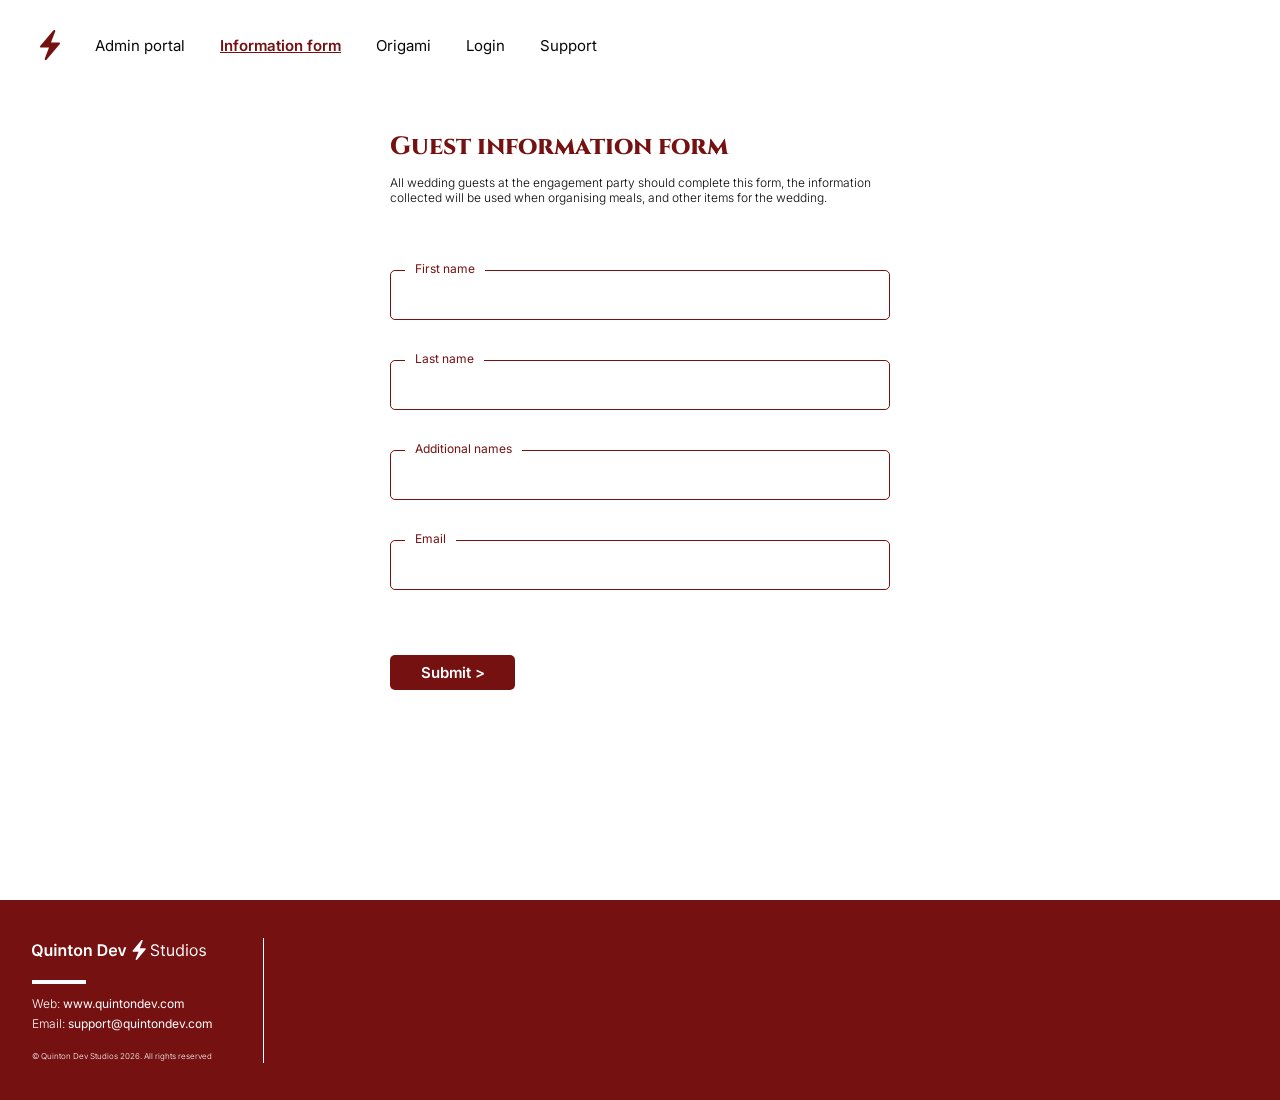
<file: index.html>
<html lang="en">

    <head>
        <meta charset="UTF-8">
        <meta name="viewport" content="width=device-width, initial-scale=1.0">
        <title>Guest information form</title>
        <link rel="styleSheet" href="./style.css">
    </head>

    <body>
        <header>
            <div id="headerDesktop">
                <img src="./assets/QDS logo red.svg">
                <a href="https://admin.danielle-and-callum.quintondev.com"><div class="headerLink">Admin portal</div></a>
                <a href="https://form.danielle-and-callum.quintondev.com"><div class="headerLinkActive">Information form</div></a>
                <a href="./origami.html"><div class="headerLink">Origami</div></a>
                <a href="https://admin.danielle-and-callum.quintondev.com/login"><div class="headerLink">Login</div></a>
                <a href="mailto:support@quintondev.com"><div class="headerLink">Support</div></a>
            </div>
            <div id="headerMobileWrapper">
                <div class="headerMobileDeactivated" id="headerMobile">
                    <div id="headerMobileHamburgerClose"></div>
                    <a href="https://admin.danielle-and-callum.quintondev.com"><div class="headerLink">Admin portal</div></a>
                    <a href="https://form.danielle-and-callum.quintondev.com"><div class="headerLinkActive">Information form</div></a>
                    <a href="./origami.html"><div class="headerLink">Origami</div></a>
                    <a href="https://admin.danielle-and-callum.quintondev.com/login"><div class="headerLink">Login</div></a>
                    <a href="mailto:support@quintondev.com"><div class="headerLink">Support</div></a>
                </div>
                <div id="headerMobileHamburger"></div>
            </div>
        </header>
        <div class="content">
            <form id="guestForm">
                <div id="title">Guest information form</div>
                <div id="description">All wedding guests at the engagement party should complete this form, the information collected will be used when organising meals, and other items for the wedding. </div>
                <div class="input">
                    <div class="inputTitle">First name</div>
                    <input type="text" id="firstNameInput">
                </div>
                <div class="input">
                    <div class="inputTitle">Last name</div>
                    <input type="text" id="lastNameInput">
                </div>
                <div class="input">
                    <div class="inputTitle">Additional names</div>
                    <input type="text" id="additionalNamesInput">
                </div>
                <div class="input">
                    <div class="inputTitle">Email</div>
                    <input type="text" id="emailInput">
                </div>
                <div id="error"></div>
                <div id="submitBtn">
                    <div id="submitTxt">Submit ></div>
                    <div id="submitSpinner"></div>
                </div>
            </form>
        </div>
        <footer>
            <div id="footerBranding">
                <img src="./assets/QDS_full_logo.svg" id="footerLogo">
                <div id="footerBrandDivider"></div>
                <div class="footerBrandDetail">Web: <span class="footerBrandDetailReg">www.quintondev.com</span></div>
                <div class="footerBrandDetail">Email: <span class="footerBrandDetailReg">support@quintondev.com</span></div>
                <div id="copyright">© Quinton Dev Studios 2026. All rights reserved</div>
            </div>
            <div id="footerVerticalDivider"></div>
            <div id="footerMobileDivider"></div>
        </footer>
        <script src="./script.js"></script>
    </body>

</html>
</file>
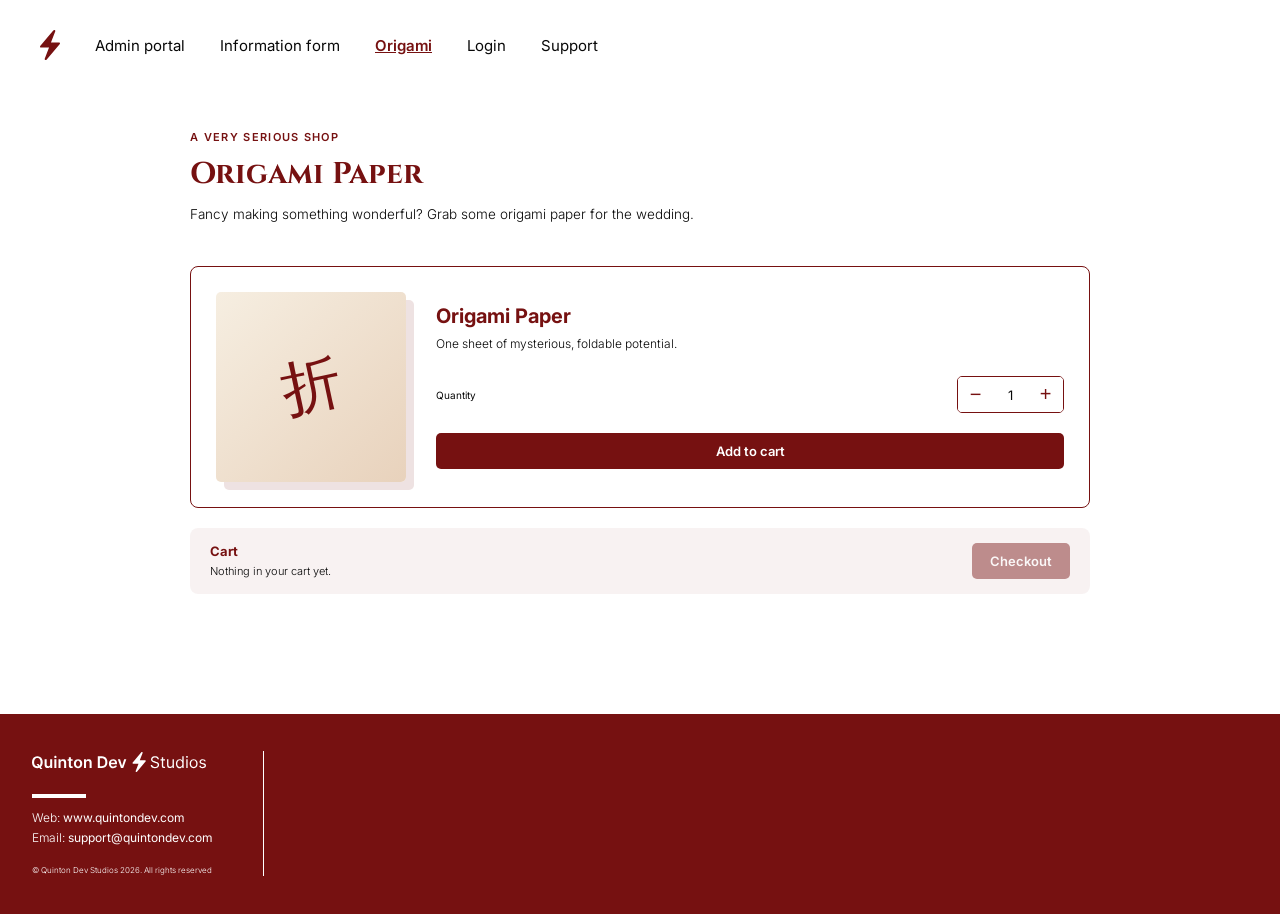
<file: origami.html>
<!DOCTYPE html>
<html lang="en">
<head>
    <meta charset="UTF-8">
    <meta name="viewport" content="width=device-width, initial-scale=1.0">
    <title>Origami shop</title>
    <link rel="stylesheet" href="./style.css">
    <link rel="stylesheet" href="./origami.css">
</head>
<body>
    <header>
        <div id="headerDesktop">
            <img src="./assets/QDS logo red.svg">
            <a href="https://admin.danielle-and-callum.quintondev.com"><div class="headerLink">Admin portal</div></a>
            <a href="https://form.danielle-and-callum.quintondev.com"><div class="headerLink">Information form</div></a>
            <a href="./origami.html"><div class="headerLinkActive">Origami</div></a>
            <a href="https://admin.danielle-and-callum.quintondev.com/login"><div class="headerLink">Login</div></a>
            <a href="mailto:support@quintondev.com"><div class="headerLink">Support</div></a>
        </div>
        <div id="headerMobileWrapper">
            <div class="headerMobileDeactivated" id="headerMobile">
                <div id="headerMobileHamburgerClose"></div>
                <a href="https://admin.danielle-and-callum.quintondev.com"><div class="headerLink">Admin portal</div></a>
                <a href="https://form.danielle-and-callum.quintondev.com"><div class="headerLink">Information form</div></a>
                <a href="./origami.html"><div class="headerLinkActive">Origami</div></a>
                <a href="https://admin.danielle-and-callum.quintondev.com/login"><div class="headerLink">Login</div></a>
                <a href="mailto:support@quintondev.com"><div class="headerLink">Support</div></a>
            </div>
            <div id="headerMobileHamburger"></div>
        </div>
    </header>

    <main class="origamiContent">
        <section id="shopView" class="shopPanel">
            <div class="shopEyebrow">A very serious shop</div>
            <h1>Origami Paper</h1>
            <p class="shopDescription">Fancy making something wonderful? Grab some origami paper for the wedding.</p>

            <div class="productCard">
                <div class="paperPreview" aria-hidden="true"><span>折</span></div>
                <div class="productDetails">
                    <h2>Origami Paper</h2>
                    <p>One sheet of mysterious, foldable potential.</p>
                    <div class="quantityRow">
                        <span>Quantity</span>
                        <div class="quantityControl">
                            <button type="button" id="decreaseQuantity" aria-label="Decrease quantity">−</button>
                            <span id="quantity">1</span>
                            <button type="button" id="increaseQuantity" aria-label="Increase quantity">+</button>
                        </div>
                    </div>
                    <button type="button" id="addToCart">Add to cart</button>
                </div>
            </div>

            <div class="cartBar">
                <div><strong>Cart</strong><span id="cartSummary">Nothing in your cart yet.</span></div>
                <button type="button" id="checkoutButton" disabled>Checkout</button>
            </div>
        </section>

        <section id="checkoutView" class="shopPanel hidden">
            <button type="button" id="backToShop" class="backButton">← Back to shop</button>
            <div class="shopEyebrow">Checkout</div>
            <h1>Your origami order</h1>
            <p class="shopDescription">No payment needed — this is just for fun.</p>

            <form id="orderForm">
                <label for="nameInput">Your name</label>
                <input id="nameInput" name="name" type="text" maxlength="100" autocomplete="name" required>

                <label for="emailInput">Your email</label>
                <input id="emailInput" name="email" type="email" maxlength="254" autocomplete="email" required>

                <div class="orderSummary">
                    <span>Origami Paper</span>
                    <strong>x<span id="checkoutQuantity">1</span></strong>
                </div>

                <div id="orderError" role="alert"></div>
                <button type="submit" id="placeOrder">Place order</button>
            </form>
        </section>

        <section id="successView" class="shopPanel hidden">
            <div class="successMark">✓</div>
            <div class="shopEyebrow">Order received</div>
            <h1>Origami incoming!</h1>
            <p class="shopDescription">Your order has been sent. No money was harmed in the making of this order.</p>
            <p id="orderNumber"></p>
            <a href="./origami.html" class="shopButton">Order some more</a>
        </section>
    </main>

    <footer>
        <div id="footerBranding">
            <img src="./assets/QDS_full_logo.svg" id="footerLogo">
            <div id="footerBrandDivider"></div>
            <div class="footerBrandDetail">Web: <span class="footerBrandDetailReg">www.quintondev.com</span></div>
            <div class="footerBrandDetail">Email: <span class="footerBrandDetailReg">support@quintondev.com</span></div>
            <div id="copyright">© Quinton Dev Studios 2026. All rights reserved</div>
        </div>
        <div id="footerVerticalDivider"></div>
        <div id="footerMobileDivider"></div>
    </footer>
    <script src="./origami.js"></script>
</body>
</html>
</file>
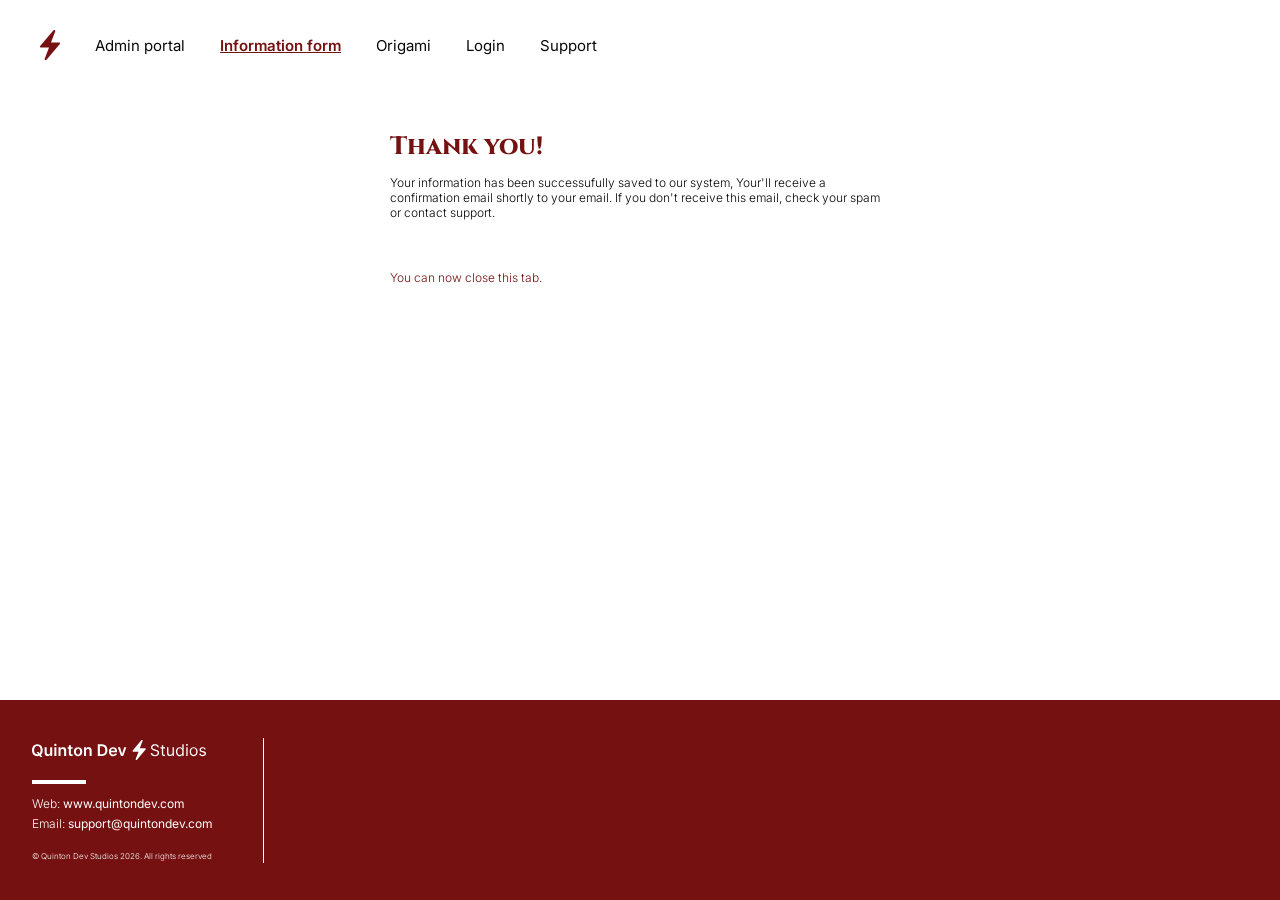
<file: success.html>
<html lang="en">

    <head>
        <meta charset="UTF-8">
        <meta name="viewport" content="width=device-width, initial-scale=1.0">
        <title>Guest information form</title>
        <link rel="styleSheet" href="./style.css">
    </head>

    <body>
        <header>
            <div id="headerDesktop">
                <img src="./assets/QDS logo red.svg">
                <a href="https://admin.danielle-and-callum.quintondev.com"><div class="headerLink">Admin portal</div></a>
                <a href="https://form.danielle-and-callum.quintondev.com"><div class="headerLinkActive">Information form</div></a>
                <a href="./origami.html"><div class="headerLink">Origami</div></a>
                <a href="https://admin.danielle-and-callum.quintondev.com/login"><div class="headerLink">Login</div></a>
                <a href="mailto:support@quintondev.com"><div class="headerLink">Support</div></a>
            </div>
            <div id="headerMobileWrapper">
                <div class="headerMobileDeactivated" id="headerMobile">
                    <div id="headerMobileHamburgerClose"></div>
                    <a href="https://admin.danielle-and-callum.quintondev.com"><div class="headerLink">Admin portal</div></a>
                    <a href="https://form.danielle-and-callum.quintondev.com"><div class="headerLinkActive">Information form</div></a>
                    <a href="./origami.html"><div class="headerLink">Origami</div></a>
                    <a href="https://admin.danielle-and-callum.quintondev.com/login"><div class="headerLink">Login</div></a>
                    <a href="mailto:support@quintondev.com"><div class="headerLink">Support</div></a>
                </div>
                <div id="headerMobileHamburger"></div>
            </div>
        </header>
        <div class="content">
            <div id="successContainer">
                <div id="title">Thank you!</div>
                <div id="description">Your information has been successufully saved to our system, Your'll receive a confirmation email shortly to your email. If you don't receive this email, check your spam or contact support. </div>
                <div id="description" class="TYredText">You can now close this tab.</div>
            </div>
        </div>
        <footer>
            <div id="footerBranding">
                <img src="./assets/QDS_full_logo.svg" id="footerLogo">
                <div id="footerBrandDivider"></div>
                <div class="footerBrandDetail">Web: <span class="footerBrandDetailReg">www.quintondev.com</span></div>
                <div class="footerBrandDetail">Email: <span class="footerBrandDetailReg">support@quintondev.com</span></div>
                <div id="copyright">© Quinton Dev Studios 2026. All rights reserved</div>
            </div>
            <div id="footerVerticalDivider"></div>
            <div id="footerMobileDivider"></div>
        </footer>
        <script src="./success.js"></script>
    </body>

</html>
</file>
<file: style.css>
@import url('https://fonts.googleapis.com/css2?family=Inter:ital,opsz,wght@0,14..32,100..900;1,14..32,100..900&display=swap');
@import url('https://fonts.googleapis.com/css2?family=Cinzel:wght@400..900&family=Inter:ital,opsz,wght@0,14..32,100..900;1,14..32,100..900&display=swap');

* {
    font-size: 10px;
    text-decoration: none;
    color: #080808;

    --red: #761111
}

html {
    height: 100%;
}

body {
    margin: 0;
    padding: 0;
    display: flex;
    flex-direction: column;
    min-height: 100%;
}
/*/ Header styling /*/

header {
    width: 100%;
    margin-bottom: 7rem;
}

#headerDesktop {
    gap: 35px;
    display: flex;
    flex-direction: row;
    justify-content: flex-start;
    align-items: center;
    margin-top: 30px;
    margin-left: 40px;
}

.headerLink {
    font-family: 'Inter';
    font-size: 1.5rem;
    font-weight: 400;
    cursor: pointer;
}

.headerLinkActive {
    font-family: 'Inter';
    font-size: 1.5rem;
    font-weight: 600;
    cursor: pointer;
    text-decoration: underline;
    color: var(--red);
}

.headerLinkMobileText {
    color: #ffffff;
}

#headerMobileWrapper {
    display: none;
}


@media(max-width: 600px) {

    * {
        font-size: 8px;
    }
    #headerDesktop {
        display: none;
    }

    #headerMobileWrapper {
        display: flex;
        flex-direction: column;
        width: 100%;
    }

    #headerMobileHamburger {
        background-image: url("./assets/Header_icon_red.svg");
        background-repeat: no-repeat;
        background-size: cover;
        height: 18px;
        width: 25px;
        margin-top: 30px;
        margin-left: 40px;
    }

    @keyframes  hamBurgerActivate{
        from {height: 0;}
        to {height: 200px}
    }

    .headerMobileDeactivated {
        width: 100%;
        height: 0;
        display: none;
    }

    .headerMobileActivated {
        width: 100%;
        height: 230px;
        background-color: rgba(8, 8, 8, 0.05);
        animation: hamBurgerActivate 0.5s ease-in-out;
        z-index: 1000;
        position: fixed;
        overflow: hidden;
        padding-top: 30px;
        padding-left: 40px;
        display: flex;
        flex-direction: column;
        gap: 15px;
        border-bottom-right-radius: 50px;
        border-bottom-left-radius: 50px;
        box-sizing: border-box;
        backdrop-filter: blur(10px);
    }

    #headerMobileHamburgerClose {
        background-image: url("./assets/Header_icon_red.svg");
        background-repeat: no-repeat;
        background-size: cover;
        height: 18px;
        width: 25px;
        margin-bottom: 25px;
    }
}

/*/ Form styling /*/

#title {
    font-family: "Cinzel";
    color: var(--red);
    font-weight: 800;
    font-size: 2.5rem;
    margin-bottom: 1.2rem;
}

.content {
    display: flex;
    justify-content: center;
    align-items: center;
}

#guestForm {
    width: 80%;
    max-width: 500px;
    justify-content: flex-start;
    align-items: flex-start;
    display: flex;
    flex-direction: column;
}

#description {
    font-family: "Inter";
    font-weight: 300;
    font-size: 1.2rem;
    margin-bottom: 5rem;
}

.input {
    width: 100%;
    height: fit-content;
    margin-bottom: 2.5rem;
}

input:disabled {
    background-color: #ffffff;
}

input {
    width: 100%;
    height: 5rem;
    border: 1px solid var(--red);
    border-radius: 5px;
    padding: 10px;
    font-size: 1.5rem;
}

input:focus {
    outline: none;
    border: 2px solid var(--red);
}

.inputTitle {
    font-family: "Inter";
    font-size: 1.2rem;
    font-weight: 400;
    color: var(--red);
    position: relative;
    left: 15px;
    background-color: #ffffff;
    padding: 0 10px;
    top: 0.6rem;
    display: inline-block;

}

#submitBtn {
    margin-top: 1.5rem;
    width: 12.5rem;
    height: 3.5rem;
    background-color: var(--red);
    display: flex;
    justify-content: center;
    align-items: center;
    border-radius: 5px;
    cursor: pointer;
    margin-bottom: 20rem;
}

#submitTxt {
    font-weight: 600;
    font-family: "Inter";
    font-size: 1.5rem;
    color: #ffffff;
    display: flex;
}

#submitSpinner {
    width: 1.5rem;
    height: 1.5rem;
    border-radius: 1.5rem;
    border: 2px solid #8F2727;
    border-left: 2px solid #ffffff;
    display: none;
    animation: submitSpinnerAnimation 1s ease-in-out infinite;
}

@keyframes submitSpinnerAnimation {
    from {transform: rotate(0deg);}
    to {transform: rotate(360deg);}
}

/*/ Footer styling /*/

footer {
    background-color: var(--red);
    padding-left: 2.5%;
    padding-right: 2.5%;
    box-sizing: border-box;
    width: 100%;
    height: 200px;
    display: flex;
    flex-direction: row;
    justify-content: flex-start;
    align-items: center;
    margin-top: auto;
}

#footerBranding {
    width: max-content;
    height: fit-content;
}

#footerLogo {
    width: 175px;
    margin-bottom: 20px;
}

#footerBrandDivider {
    width: 50px;
    height: 0;
    border: 2px solid #ffffff;
    margin-bottom: 12px;
}

.footerBrandDetail {
    font-family: 300;
    font-size: 12px;
    color: #ffffff;
    font-family: "Inter";
    font-weight: 300;
    margin-bottom: 5px;
}

.footerBrandDetailReg{
    font-family: 300;
    font-size: 12px;
    color: #ffffff;
    font-family: "Inter";
    font-weight: 400;
}

#copyright {
    font-family: "Inter";
    font-weight: 300;
    font-size: 8px;
    margin-top: 20px;
    color: #ffffff;
    width: fit-content;
}

#footerVerticalDivider {
    height: 125px;
    width: 1px;
    background-color: #ffffff;
    margin-left: 50px;
}

#footerMobileDivider {
    display: none;
}

@media(max-width: 600px) {
    footer {
    background-color: var(--red);
    padding-top: 25px;
    box-sizing: border-box;
    width: 100%;
    height: 250px;
    display: flex;
    flex-direction: column;
    justify-content: flex-start;
    align-items: center;
    }

    #footerVerticalDivider {
    display: none;
    }

    #footerMobileDivider {
        width: 80%;
        height: 1px;
        background-color: #ffffff;
        display: flex;
        margin-top: 50px;
    }
}

#error {
    font-size: 1rem;
    font-family: "Inter";
    font-weight: 500;
    margin-bottom: 25px;
    color: #FF0000;
}

#successContainer {
    width: 80%;
    max-width: 500px;
    display: flex;
    flex-direction: column;
    justify-content: flex-start;
    align-items: flex-start;

}

.TYredText {
    color: var(--red);
}
</file>
<file: origami.css>
.origamiContent {
    width: 80%;
    max-width: 900px;
    margin: 0 auto 12rem;
    font-family: "Inter";
}

.shopPanel { width: 100%; }
.hidden { display: none !important; }

.shopEyebrow {
    color: var(--red);
    font-size: 1.1rem;
    font-weight: 600;
    text-transform: uppercase;
    letter-spacing: .12em;
    margin-bottom: 1rem;
}

.shopPanel h1 {
    font-family: "Cinzel";
    color: var(--red);
    font-size: 3rem;
    margin: 0 0 1rem;
}

.shopDescription {
    font-size: 1.35rem;
    font-weight: 300;
    line-height: 1.6;
    margin: 0 0 4rem;
    max-width: 620px;
}

.productCard {
    display: flex;
    gap: 3rem;
    align-items: center;
    border: 1px solid var(--red);
    border-radius: 8px;
    padding: 2.5rem;
    box-sizing: border-box;
    margin-bottom: 2rem;
}

.paperPreview {
    flex: 0 0 190px;
    height: 190px;
    border-radius: 5px;
    background: linear-gradient(135deg, #f6eee1, #e8d2bc);
    display: flex;
    align-items: center;
    justify-content: center;
    box-shadow: 8px 8px 0 rgba(118, 17, 17, .12);
}

.paperPreview span {
    font-family: "Cinzel";
    font-size: 6rem;
    color: var(--red);
    transform: rotate(-12deg);
}

.productDetails { flex: 1; }
.productDetails h2 { font-size: 2rem; margin: 0 0 .8rem; color: var(--red); }
.productDetails p { font-size: 1.2rem; font-weight: 300; margin: 0 0 2.5rem; }

.quantityRow { display: flex; justify-content: space-between; align-items: center; margin-bottom: 2rem; font-size: 1.2rem; }
.quantityControl { display: flex; align-items: center; border: 1px solid var(--red); border-radius: 5px; overflow: hidden; }
.quantityControl button { width: 3.5rem; height: 3.5rem; border: 0; background: #fff; color: var(--red); font-size: 2rem; cursor: pointer; }
.quantityControl span { width: 3.5rem; text-align: center; font-size: 1.3rem; }

#addToCart, #placeOrder, .shopButton, #checkoutButton {
    border: 0;
    border-radius: 5px;
    background: var(--red);
    color: #fff;
    font-family: "Inter";
    font-size: 1.3rem;
    font-weight: 600;
    padding: 1rem 1.8rem;
    cursor: pointer;
}

#addToCart { width: 100%; }
#addToCart:hover, #placeOrder:hover, .shopButton:hover, #checkoutButton:not(:disabled):hover { opacity: .9; }

.cartBar {
    display: flex;
    justify-content: space-between;
    align-items: center;
    gap: 2rem;
    padding: 1.5rem 2rem;
    background: rgba(118, 17, 17, .05);
    border-radius: 8px;
}
.cartBar strong { display: block; color: var(--red); font-size: 1.3rem; margin-bottom: .5rem; }
.cartBar span { font-size: 1.1rem; font-weight: 300; }
#checkoutButton:disabled { opacity: .45; cursor: not-allowed; }

.backButton { border: 0; background: transparent; color: var(--red); padding: 0; font-family: "Inter"; font-size: 1.2rem; cursor: pointer; margin-bottom: 3rem; }
#orderForm { max-width: 500px; display: flex; flex-direction: column; }
#orderForm label { color: var(--red); font-size: 1.2rem; margin: 0 0 .5rem 1rem; }
#orderForm input { box-sizing: border-box; width: 100%; margin-bottom: 2rem; }
.orderSummary { display: flex; justify-content: space-between; padding: 1.5rem; border: 1px solid var(--red); border-radius: 5px; font-size: 1.3rem; margin: .5rem 0 2rem; }
#orderError { min-height: 2rem; color: #b00000; font-size: 1rem; margin-bottom: 1rem; }
#placeOrder:disabled { opacity: .6; cursor: wait; }

.successMark { width: 6rem; height: 6rem; border-radius: 50%; background: var(--red); color: #fff; display: flex; align-items: center; justify-content: center; font-size: 3rem; margin-bottom: 2rem; }
#orderNumber { font-size: 1.2rem; font-weight: 600; margin-bottom: 2rem; }
.shopButton { display: inline-block; }

@media(max-width: 600px) {
    .origamiContent { margin-bottom: 8rem; }
    .shopPanel h1 { font-size: 2.5rem; }
    .productCard { flex-direction: column; align-items: stretch; padding: 1.8rem; gap: 2rem; }
    .paperPreview { flex-basis: auto; width: 100%; height: 160px; }
    .cartBar { align-items: stretch; flex-direction: column; }
    #checkoutButton { width: 100%; }
}
</file>
